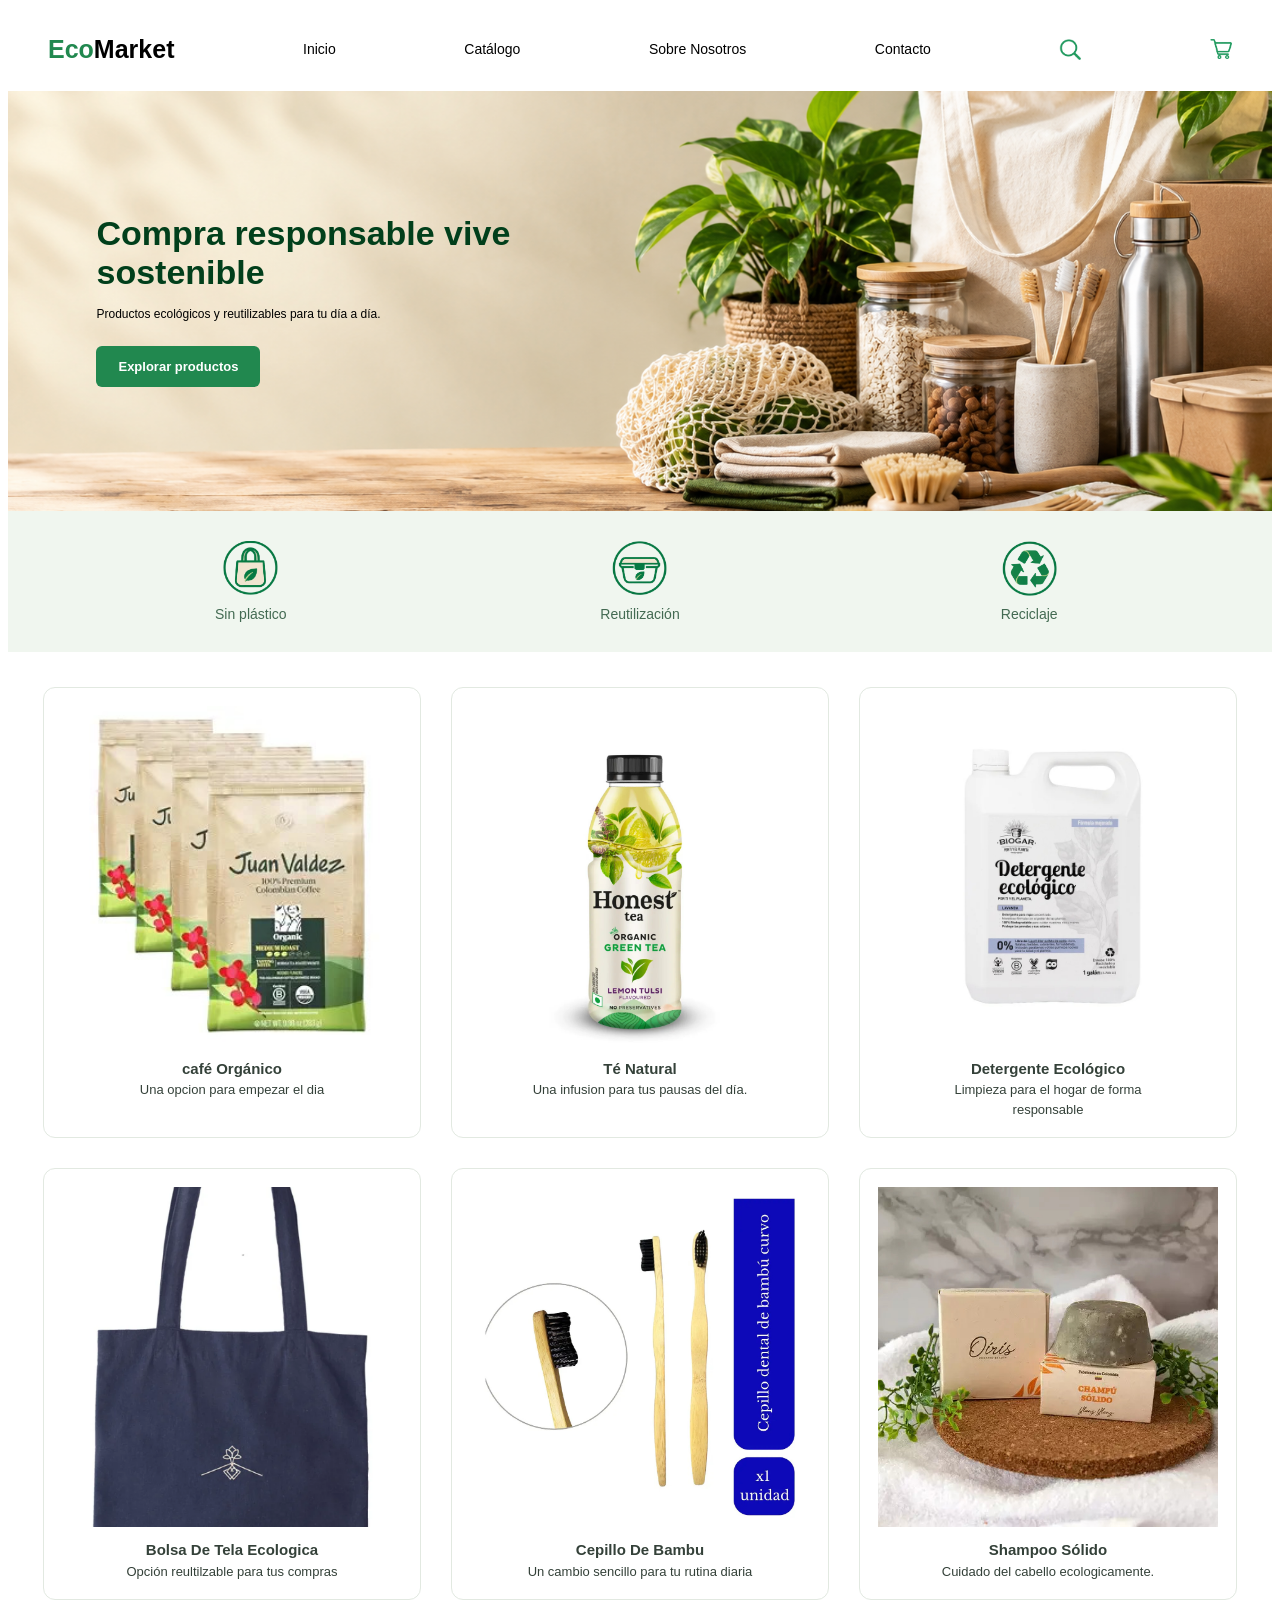
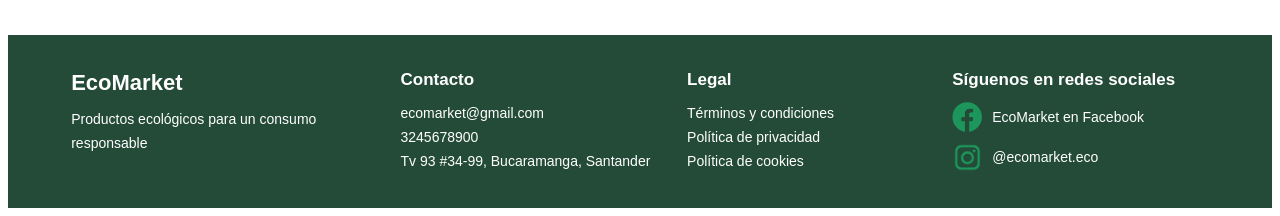
<file: index.html>
<!DOCTYPE html>
<html lang="en">
<head>
    <meta charset="UTF-8">
    <meta name="viewport" content="width=device-width, initial-scale=1.0">
    <link rel="stylesheet" href="css/layout.css">
    <link rel="stylesheet" href="css/main.css">
    <link rel="stylesheet" href="css/animations.css">
    <link rel="stylesheet" href="css/componets.css">
    <title>Inicio</title>
</head>
<body>

    <!--barra de encabezado-->
<header>
 <li class="barra_encabezado"> 
    <h1 class="titulo"><span>Eco</span>Market</h1>

    <a href="index.html" class="e_inicio">
        Inicio
    </a>
    
    <a href="view/productos.html" class="e_catalogo">
        Catálogo
    </a>

    <a href="view/sobre-nosotros.html" class="e_nosotros">
        Sobre Nosotros
    </a>

    <a href="view/contacto.html" class="e_contacto">
        Contacto
    </a>

    <img src="img/icons/lupa.png" class="barra_lupa">
    <img src="img/icons/carrito.png" class="barra_carro"> 
 </li>
</header>


    <!--banner principal-->
 <li class="banner_principal">
    <img src="img/hero/banner principal.png" class="banner_principal">
    <h3 class="titulo_banner">Compra responsable vive sostenible</h3>
    <p class="texto_banner">Productos ecológicos y reutilizables para tu día a día.</p>
    <a href="/view/productos.html" target="_blank" class="boton_productos">
        Explorar productos
    </a>
</li> 


    <!--banner secundario-->
<li class="banner_secundario">

    <div class="item_banner">
        <img src="img/icons/Sin-plástico.png" class="secundario_1" alt="Sin plástico">
        <h3 class="1_banner">Sin plástico</h3>
    </div>

    <div class="item_banner">
        <img src="img/icons/Reutilización.png" class="secundario_2" alt="Reutilización">
        <h3 class="2_banner">Reutilización</h3>
    </div>

    <div class="item_banner">
        <img src="img/icons/Reciclaje.png" class="secundario_3" alt="Reciclaje">
        <h3 class="3_banner">Reciclaje</h3>
    </div>

</li>


    <!--productos destacados-->
<li class="productos_destacados">

    <div class="destacados_objetos">
        <img src="img/products/alimentos-cafe.jpg">
        <p><span>café Orgánico</span><br>Una opcion para empezar el dia</p>
    </div>

    <div class="destacados_objetos">
        <img src="img/products/alimentos-tea.jpg">
        <p><span>Té Natural</span><br>Una infusion para tus pausas del día.</p>
    </div>

    <div class="destacados_objetos">
        <img src="img/products/hogar-detergente.jpg">
        <p><span>Detergente Ecológico</span><br>Limpieza para el hogar de forma responsable</p>
    </div>
    
    <div class="destacados_objetos">
        <img src="img/products/moda-bolsa.png">
        <p><span>Bolsa De Tela Ecologica</span><br>Opción reultilzable para tus compras</p>
    </div>

    <div class="destacados_objetos">
        <img src="img/products/personal-cepillo.jpg">
        <p><span>Cepillo De Bambu</span><br>Un cambio sencillo para tu rutina diaria</p>
    </div>

    <div class="destacados_objetos">
        <img src="img/products/personal-shampoo.jpg">
        <p><span>Shampoo Sólido</span><br>Cuidado del cabello ecologicamente.</p>
    </div>
</li>


    <!--pie de pagina-->
    <li class="pie_de_pagina">
    <footer>

        <!-- Columna 1: Marca -->
        <div class="columna_pie">
            <h3 class="titulo_pie">EcoMarket</h3>
            <p>Productos ecológicos para un consumo responsable</p>
        </div>

        <!-- Columna 2: Contacto -->
        <div class="columna_pie">
            <h4>Contacto</h4>
            <ol>
                <li>ecomarket@gmail.com</li>
                <li>3245678900</li>
                <li>Tv 93 #34-99, Bucaramanga, Santander</li>
            </ol>
        </div>

        <!-- Columna 3: Legal -->
        <div class="columna_pie">
            <h4>Legal</h4>
            <ol>
                <li><a href="sobre-nosotros.html">Términos y condiciones</a></li>
                <li><a href="sobre-nosotros.html">Política de privacidad</a></li>
                <li><a href="sobre-nosotros.html">Política de cookies</a></li>
            </ol>
        </div>

        <!-- Columna 4: Redes sociales -->
        <div class="columna_pie">
            <h4>Síguenos en redes sociales</h4>

            <div class="logos_redes">
                <div>
                    <img src="img/icons/fb.png" alt="Facebook">
                    <span>EcoMarket en Facebook</span>
                </div>

                <div>
                    <img src="img/icons/ig.png" alt="Instagram">
                    <span>@ecomarket.eco</span>
                </div>
            </div>
        </div>

    </footer>
</li>
    </footer>
</li>
</body>
</html>
</file>
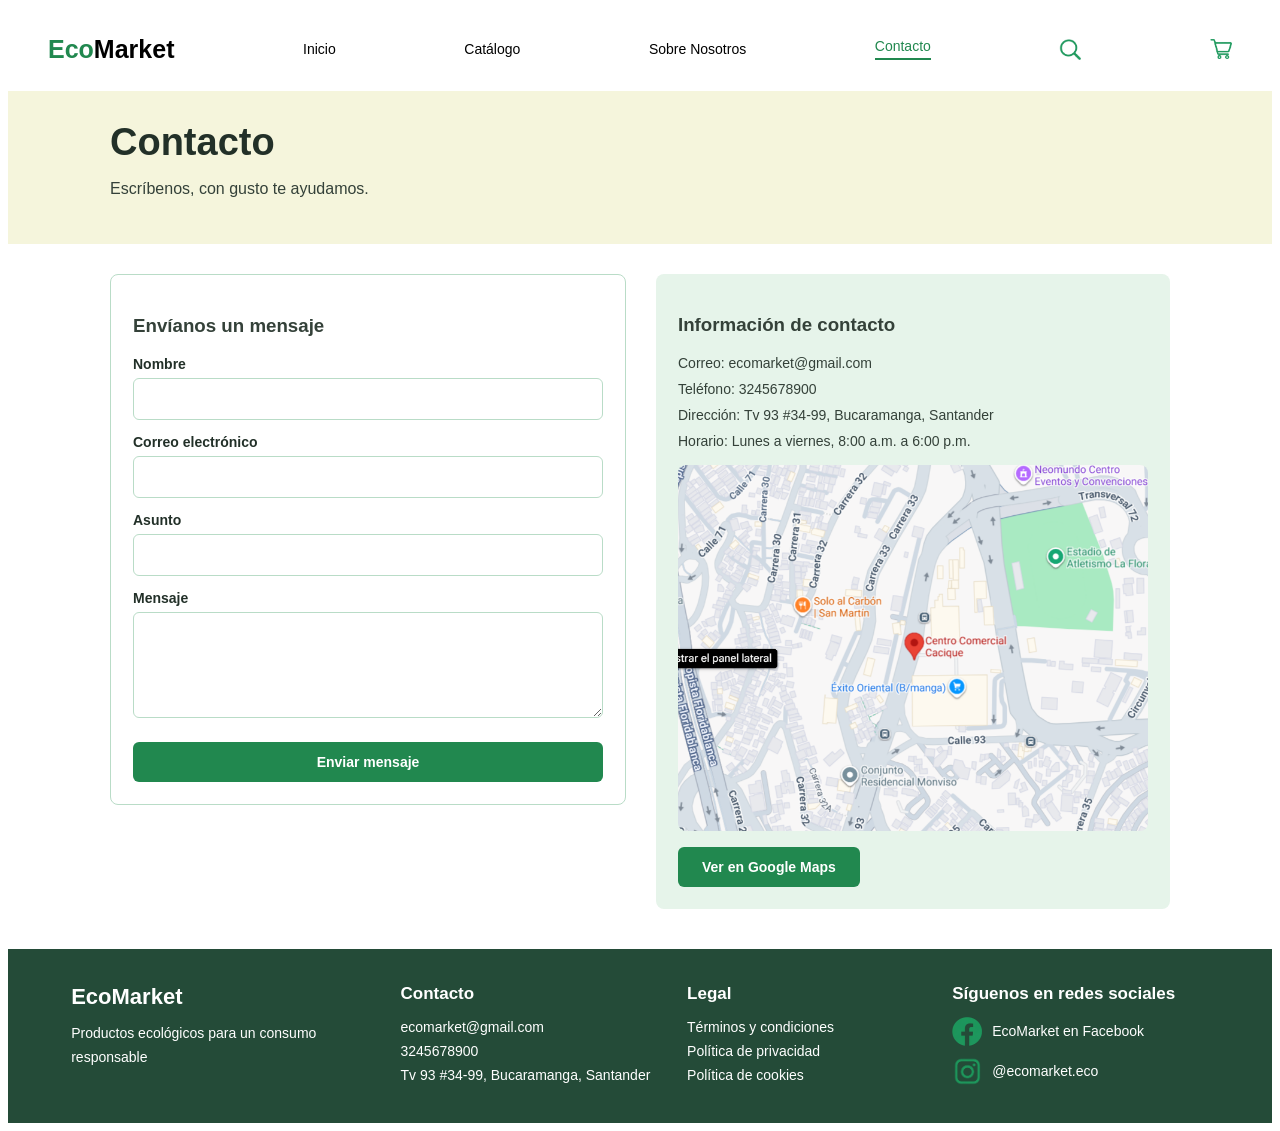
<file: view/contacto.html>
<!DOCTYPE html>
<html lang="es">
<head>
    <meta charset="UTF-8">
    <meta name="viewport" content="width=device-width, initial-scale=1.0">
    <link rel="stylesheet" href="../css/layout.css">
    <link rel="stylesheet" href="../css/main.css">
    <link rel="stylesheet" href="../css/animations.css">
    <link rel="stylesheet" href="../css/componets.css">
    <title>Contacto</title>
</head>
<body>

    <!--barra de encabezado-->
<header>
 <li class="barra_encabezado"> 
    <h1 class="titulo"><span>Eco</span>Market</h1>

    <a href="../index.html" class="e_inicio">
        Inicio
    </a>
    
    <a href="productos.html" class="e_catalogo">
        Catálogo
    </a>

    <a href="sobre-nosotros.html" class="e_nosotros">
        Sobre Nosotros
    </a>

    <a href="contacto.html" class="e_contacto activo">
        Contacto
    </a>

    <img src="../img/icons/lupa.png" class="barra_lupa" alt="Buscar">
    <img src="../img/icons/carrito.png" class="barra_carro" alt="Carrito"> 
 </li>
</header>

<main>

    <!--titulo de la pagina-->
    <section class="franja_titulo">
        <div class="contenedor_pagina">
            <h2 class="titulo_pagina">Contacto</h2>
            <p>Escríbenos, con gusto te ayudamos.</p>
        </div>
    </section>

    <section class="contacto_contenido contenedor_pagina">

        <!--formulario-->
        <form class="formulario_contacto">
            <h3>Envíanos un mensaje</h3>

            <label for="nombre">Nombre</label>
            <input type="text" id="nombre" name="nombre" required>

            <label for="correo">Correo electrónico</label>
            <input type="email" id="correo" name="correo" required>

            <label for="asunto">Asunto</label>
            <input type="text" id="asunto" name="asunto" required>

            <label for="mensaje">Mensaje</label>
            <textarea id="mensaje" name="mensaje" rows="5" required></textarea>

            <button type="submit" class="boton_verde">Enviar mensaje</button>
        </form>

        <!--informacion y ubicacion-->
        <aside class="tarjeta_info">
            <h3>Información de contacto</h3>
            <ul>
                <li>Correo: ecomarket@gmail.com</li>
                <li>Teléfono: 3245678900</li>
                <li>Dirección: Tv 93 #34-99, Bucaramanga, Santander</li>
                <li>Horario: Lunes a viernes, 8:00 a.m. a 6:00 p.m.</li>
            </ul>

            <img src="../img/hero/mapa.png" class="imagen_ubicacion" alt="Mapa de ubicación de EcoMarket">

            <a href="https://www.google.com/maps/search/?api=1&query=Tv+93+%2334-99+Bucaramanga+Santander" target="_blank" rel="noopener" class="boton_verde">
                Ver en Google Maps
            </a>
        </aside>

    </section>

</main>

    <!--pie de pagina-->
    <li class="pie_de_pagina">
    <footer>

        <!-- Columna 1: Marca -->
        <div class="columna_pie">
            <h3 class="titulo_pie">EcoMarket</h3>
            <p>Productos ecológicos para un consumo responsable</p>
        </div>

        <!-- Columna 2: Contacto -->
        <div class="columna_pie">
            <h4>Contacto</h4>
            <ol>
                <li>ecomarket@gmail.com</li>
                <li>3245678900</li>
                <li>Tv 93 #34-99, Bucaramanga, Santander</li>
            </ol>
        </div>

        <!-- Columna 3: Legal -->
        <div class="columna_pie">
            <h4>Legal</h4>
            <ol>
                <li><a href="sobre-nosotros.html">Términos y condiciones</a></li>
                <li><a href="sobre-nosotros.html">Política de privacidad</a></li>
                <li><a href="sobre-nosotros.html">Política de cookies</a></li>
            </ol>
        </div>

        <!-- Columna 4: Redes sociales -->
        <div class="columna_pie">
            <h4>Síguenos en redes sociales</h4>

            <div class="logos_redes">
                <div>
                    <img src="../img/icons/fb.png" alt="Facebook">
                    <span>EcoMarket en Facebook</span>
                </div>

                <div>
                    <img src="../img/icons/ig.png" alt="Instagram">
                    <span>@ecomarket.eco</span>
                </div>
            </div>
        </div>

    </footer>
</li>

</body>
</html>
</file>
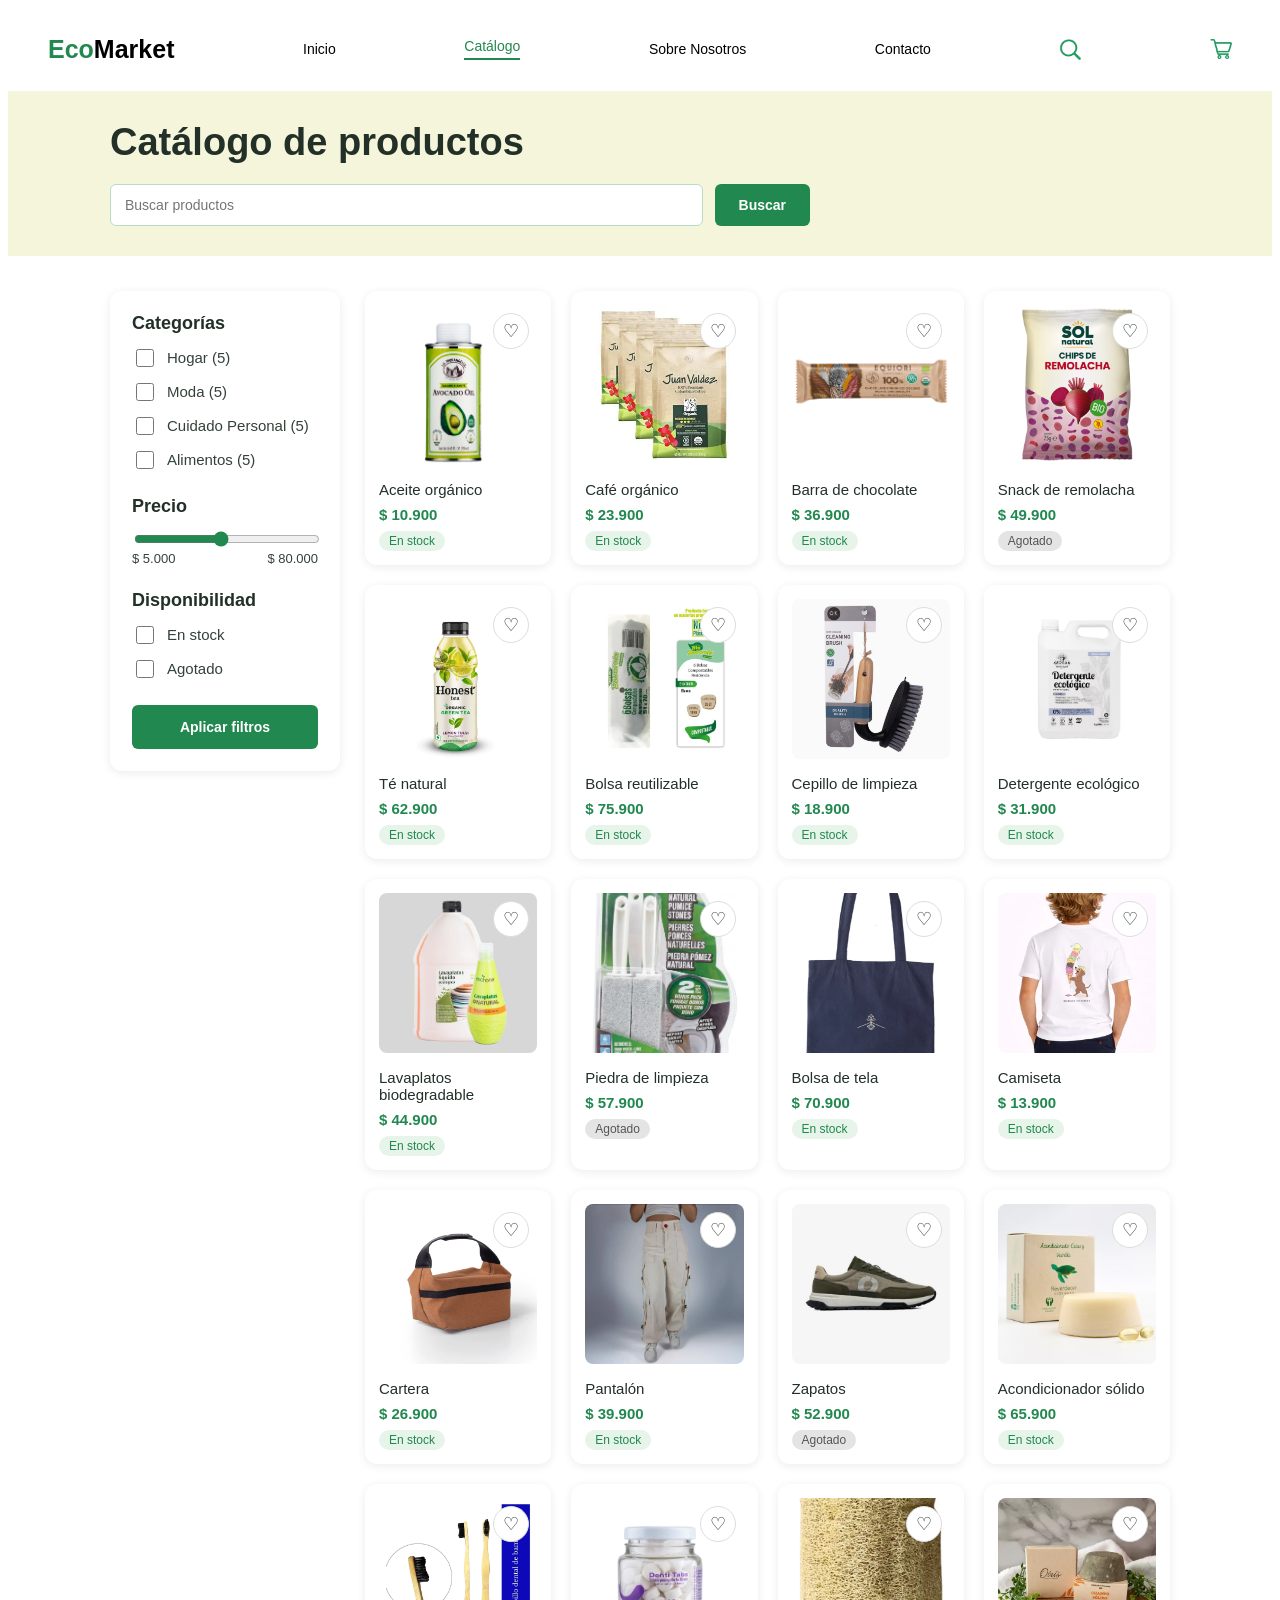
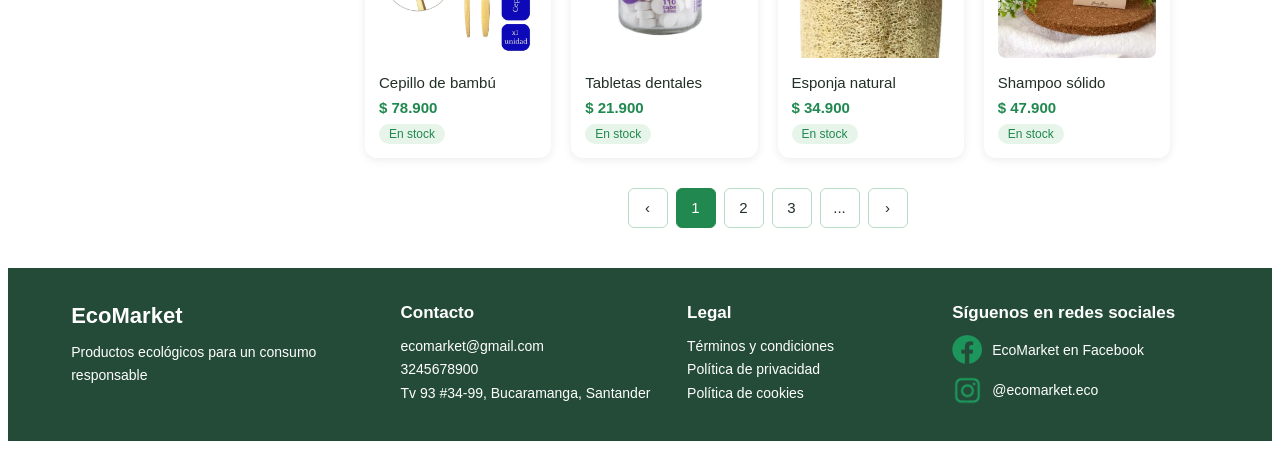
<file: view/productos.html>
<!DOCTYPE html>
<html lang="es">
<head>
    <meta charset="UTF-8">
    <meta name="viewport" content="width=device-width, initial-scale=1.0">
    <link rel="stylesheet" href="../css/layout.css">
    <link rel="stylesheet" href="../css/main.css">
    <link rel="stylesheet" href="../css/animations.css">
    <link rel="stylesheet" href="../css/componets.css">
    <title>Catálogo</title>
</head>
<body>

    <!--barra de encabezado-->
<header>
 <li class="barra_encabezado"> 
    <h1 class="titulo"><span>Eco</span>Market</h1>

    <a href="../index.html" class="e_inicio">
        Inicio
    </a>
    
    <a href="productos.html" class="e_catalogo activo">
        Catálogo
    </a>

    <a href="sobre-nosotros.html" class="e_nosotros">
        Sobre Nosotros
    </a>

    <a href="contacto.html" class="e_contacto">
        Contacto
    </a>

    <img src="../img/icons/lupa.png" class="barra_lupa" alt="Buscar">
    <img src="../img/icons/carrito.png" class="barra_carro" alt="Carrito"> 
 </li>
</header>

<main>

    <!--titulo y buscador-->
    <section class="franja_titulo">
        <div class="contenedor_pagina">
            <h2 class="titulo_pagina">Catálogo de productos</h2>

            <div class="buscador" role="search">
                <label for="buscar_producto" class="texto_oculto">Buscar productos</label>
                <input type="search" id="buscar_producto" placeholder="Buscar productos">
                <button type="button" class="boton_verde">Buscar</button>
            </div>
        </div>
    </section>

    <section class="catalogo_contenido contenedor_pagina">

        <!--filtros-->
        <aside class="filtros">

            <div class="grupo_filtro">
                <h3>Categorías</h3>
                <label><input type="checkbox"> Hogar (5)</label>
                <label><input type="checkbox"> Moda (5)</label>
                <label><input type="checkbox"> Cuidado Personal (5)</label>
                <label><input type="checkbox"> Alimentos (5)</label>
            </div>

            <div class="grupo_filtro">
                <h3>Precio</h3>
                <input type="range" min="5000" max="80000" value="40000" aria-label="Precio máximo">
                <div class="rango_precios">
                    <span>$ 5.000</span>
                    <span>$ 80.000</span>
                </div>
            </div>

            <div class="grupo_filtro">
                <h3>Disponibilidad</h3>
                <label><input type="checkbox"> En stock</label>
                <label><input type="checkbox"> Agotado</label>
            </div>

            <button type="button" class="boton_verde">Aplicar filtros</button>
        </aside>

        <div class="catalogo_derecha">

            <!--productos-->
            <div class="catalogo_grid">

                <article class="tarjeta_producto">
                    <button type="button" class="boton_favorito" aria-label="Agregar Aceite orgánico a favoritos">♡</button>
                    <img src="../img/products/alimentos-aceite.png" alt="Aceite orgánico">
                    <h3 class="producto_nombre">Aceite orgánico</h3>
                    <p class="producto_precio">$ 10.900</p>
                    <span class="estado en_stock">En stock</span>
                </article>

                <article class="tarjeta_producto">
                    <button type="button" class="boton_favorito" aria-label="Agregar Café orgánico a favoritos">♡</button>
                    <img src="../img/products/alimentos-cafe.jpg" alt="Café orgánico">
                    <h3 class="producto_nombre">Café orgánico</h3>
                    <p class="producto_precio">$ 23.900</p>
                    <span class="estado en_stock">En stock</span>
                </article>

                <article class="tarjeta_producto">
                    <button type="button" class="boton_favorito" aria-label="Agregar Barra de chocolate a favoritos">♡</button>
                    <img src="../img/products/alimentos-chocolate.png" alt="Barra de chocolate">
                    <h3 class="producto_nombre">Barra de chocolate</h3>
                    <p class="producto_precio">$ 36.900</p>
                    <span class="estado en_stock">En stock</span>
                </article>

                <article class="tarjeta_producto">
                    <button type="button" class="boton_favorito" aria-label="Agregar Snack de remolacha a favoritos">♡</button>
                    <img src="../img/products/alimentos-remolacha.png" alt="Snack de remolacha">
                    <h3 class="producto_nombre">Snack de remolacha</h3>
                    <p class="producto_precio">$ 49.900</p>
                    <span class="estado agotado">Agotado</span>
                </article>

                <article class="tarjeta_producto">
                    <button type="button" class="boton_favorito" aria-label="Agregar Té natural a favoritos">♡</button>
                    <img src="../img/products/alimentos-tea.jpg" alt="Té natural">
                    <h3 class="producto_nombre">Té natural</h3>
                    <p class="producto_precio">$ 62.900</p>
                    <span class="estado en_stock">En stock</span>
                </article>

                <article class="tarjeta_producto">
                    <button type="button" class="boton_favorito" aria-label="Agregar Bolsa reutilizable a favoritos">♡</button>
                    <img src="../img/products/hogar-bolsa.jpg" alt="Bolsa reutilizable">
                    <h3 class="producto_nombre">Bolsa reutilizable</h3>
                    <p class="producto_precio">$ 75.900</p>
                    <span class="estado en_stock">En stock</span>
                </article>

                <article class="tarjeta_producto">
                    <button type="button" class="boton_favorito" aria-label="Agregar Cepillo de limpieza a favoritos">♡</button>
                    <img src="../img/products/hogar-cepillo.png" alt="Cepillo de limpieza">
                    <h3 class="producto_nombre">Cepillo de limpieza</h3>
                    <p class="producto_precio">$ 18.900</p>
                    <span class="estado en_stock">En stock</span>
                </article>

                <article class="tarjeta_producto">
                    <button type="button" class="boton_favorito" aria-label="Agregar Detergente ecológico a favoritos">♡</button>
                    <img src="../img/products/hogar-detergente.jpg" alt="Detergente ecológico">
                    <h3 class="producto_nombre">Detergente ecológico</h3>
                    <p class="producto_precio">$ 31.900</p>
                    <span class="estado en_stock">En stock</span>
                </article>

                <article class="tarjeta_producto">
                    <button type="button" class="boton_favorito" aria-label="Agregar Lavaplatos biodegradable a favoritos">♡</button>
                    <img src="../img/products/hogar-lavaplatos.jpg" alt="Lavaplatos biodegradable">
                    <h3 class="producto_nombre">Lavaplatos biodegradable</h3>
                    <p class="producto_precio">$ 44.900</p>
                    <span class="estado en_stock">En stock</span>
                </article>

                <article class="tarjeta_producto">
                    <button type="button" class="boton_favorito" aria-label="Agregar Piedra de limpieza a favoritos">♡</button>
                    <img src="../img/products/hogar-piedra.jpg" alt="Piedra de limpieza">
                    <h3 class="producto_nombre">Piedra de limpieza</h3>
                    <p class="producto_precio">$ 57.900</p>
                    <span class="estado agotado">Agotado</span>
                </article>

                <article class="tarjeta_producto">
                    <button type="button" class="boton_favorito" aria-label="Agregar Bolsa de tela a favoritos">♡</button>
                    <img src="../img/products/moda-bolsa.png" alt="Bolsa de tela">
                    <h3 class="producto_nombre">Bolsa de tela</h3>
                    <p class="producto_precio">$ 70.900</p>
                    <span class="estado en_stock">En stock</span>
                </article>

                <article class="tarjeta_producto">
                    <button type="button" class="boton_favorito" aria-label="Agregar Camiseta a favoritos">♡</button>
                    <img src="../img/products/moda-camiseta.jpg" alt="Camiseta">
                    <h3 class="producto_nombre">Camiseta</h3>
                    <p class="producto_precio">$ 13.900</p>
                    <span class="estado en_stock">En stock</span>
                </article>

                <article class="tarjeta_producto">
                    <button type="button" class="boton_favorito" aria-label="Agregar Cartera a favoritos">♡</button>
                    <img src="../img/products/moda-cartera.png" alt="Cartera">
                    <h3 class="producto_nombre">Cartera</h3>
                    <p class="producto_precio">$ 26.900</p>
                    <span class="estado en_stock">En stock</span>
                </article>

                <article class="tarjeta_producto">
                    <button type="button" class="boton_favorito" aria-label="Agregar Pantalón a favoritos">♡</button>
                    <img src="../img/products/moda-pantalon.png" alt="Pantalón">
                    <h3 class="producto_nombre">Pantalón</h3>
                    <p class="producto_precio">$ 39.900</p>
                    <span class="estado en_stock">En stock</span>
                </article>

                <article class="tarjeta_producto">
                    <button type="button" class="boton_favorito" aria-label="Agregar Zapatos a favoritos">♡</button>
                    <img src="../img/products/moda-zapato.jpg" alt="Zapatos">
                    <h3 class="producto_nombre">Zapatos</h3>
                    <p class="producto_precio">$ 52.900</p>
                    <span class="estado agotado">Agotado</span>
                </article>

                <article class="tarjeta_producto">
                    <button type="button" class="boton_favorito" aria-label="Agregar Acondicionador sólido a favoritos">♡</button>
                    <img src="../img/products/personal-acondicionador.jpg" alt="Acondicionador sólido">
                    <h3 class="producto_nombre">Acondicionador sólido</h3>
                    <p class="producto_precio">$ 65.900</p>
                    <span class="estado en_stock">En stock</span>
                </article>

                <article class="tarjeta_producto">
                    <button type="button" class="boton_favorito" aria-label="Agregar Cepillo de bambú a favoritos">♡</button>
                    <img src="../img/products/personal-cepillo.jpg" alt="Cepillo de bambú">
                    <h3 class="producto_nombre">Cepillo de bambú</h3>
                    <p class="producto_precio">$ 78.900</p>
                    <span class="estado en_stock">En stock</span>
                </article>

                <article class="tarjeta_producto">
                    <button type="button" class="boton_favorito" aria-label="Agregar Tabletas dentales a favoritos">♡</button>
                    <img src="../img/products/personal-dentales.jpg" alt="Tabletas dentales">
                    <h3 class="producto_nombre">Tabletas dentales</h3>
                    <p class="producto_precio">$ 21.900</p>
                    <span class="estado en_stock">En stock</span>
                </article>

                <article class="tarjeta_producto">
                    <button type="button" class="boton_favorito" aria-label="Agregar Esponja natural a favoritos">♡</button>
                    <img src="../img/products/personal-esponja.jpg" alt="Esponja natural">
                    <h3 class="producto_nombre">Esponja natural</h3>
                    <p class="producto_precio">$ 34.900</p>
                    <span class="estado en_stock">En stock</span>
                </article>

                <article class="tarjeta_producto">
                    <button type="button" class="boton_favorito" aria-label="Agregar Shampoo sólido a favoritos">♡</button>
                    <img src="../img/products/personal-shampoo.jpg" alt="Shampoo sólido">
                    <h3 class="producto_nombre">Shampoo sólido</h3>
                    <p class="producto_precio">$ 47.900</p>
                    <span class="estado en_stock">En stock</span>
                </article>

            </div>

            <!--paginacion-->
            <nav class="paginacion" aria-label="Paginación del catálogo">
                <button type="button" aria-label="Página anterior">‹</button>
                <button type="button" class="pagina_actual" aria-current="page">1</button>
                <button type="button">2</button>
                <button type="button">3</button>
                <button type="button">...</button>
                <button type="button" aria-label="Página siguiente">›</button>
            </nav>

        </div>
    </section>

</main>

    <!--pie de pagina-->
<li class="pie_de_pagina">
    <footer>

        <!-- Columna 1: Marca -->
        <div class="columna_pie">
            <h3 class="titulo_pie">EcoMarket</h3>
            <p>Productos ecológicos para un consumo responsable</p>
        </div>

        <!-- Columna 2: Contacto -->
        <div class="columna_pie">
            <h4>Contacto</h4>
            <ol>
                <li>ecomarket@gmail.com</li>
                <li>3245678900</li>
                <li>Tv 93 #34-99, Bucaramanga, Santander</li>
            </ol>
        </div>

        <!-- Columna 3: Legal -->
        <div class="columna_pie">
            <h4>Legal</h4>
            <ol>
                <li><a href="sobre-nosotros.html">Términos y condiciones</a></li>
                <li><a href="sobre-nosotros.html">Política de privacidad</a></li>
                <li><a href="sobre-nosotros.html">Política de cookies</a></li>
            </ol>
        </div>

        <!-- Columna 4: Redes sociales -->
        <div class="columna_pie">
            <h4>Síguenos en redes sociales</h4>

            <div class="logos_redes">
                <div>
                    <img src="../img/icons/fb.png" alt="Facebook">
                    <span>EcoMarket en Facebook</span>
                </div>

                <div>
                    <img src="../img/icons/ig.png" alt="Instagram">
                    <span>@ecomarket.eco</span>
                </div>
            </div>
        </div>

    </footer>
</li>

</body>
</html>
</file>
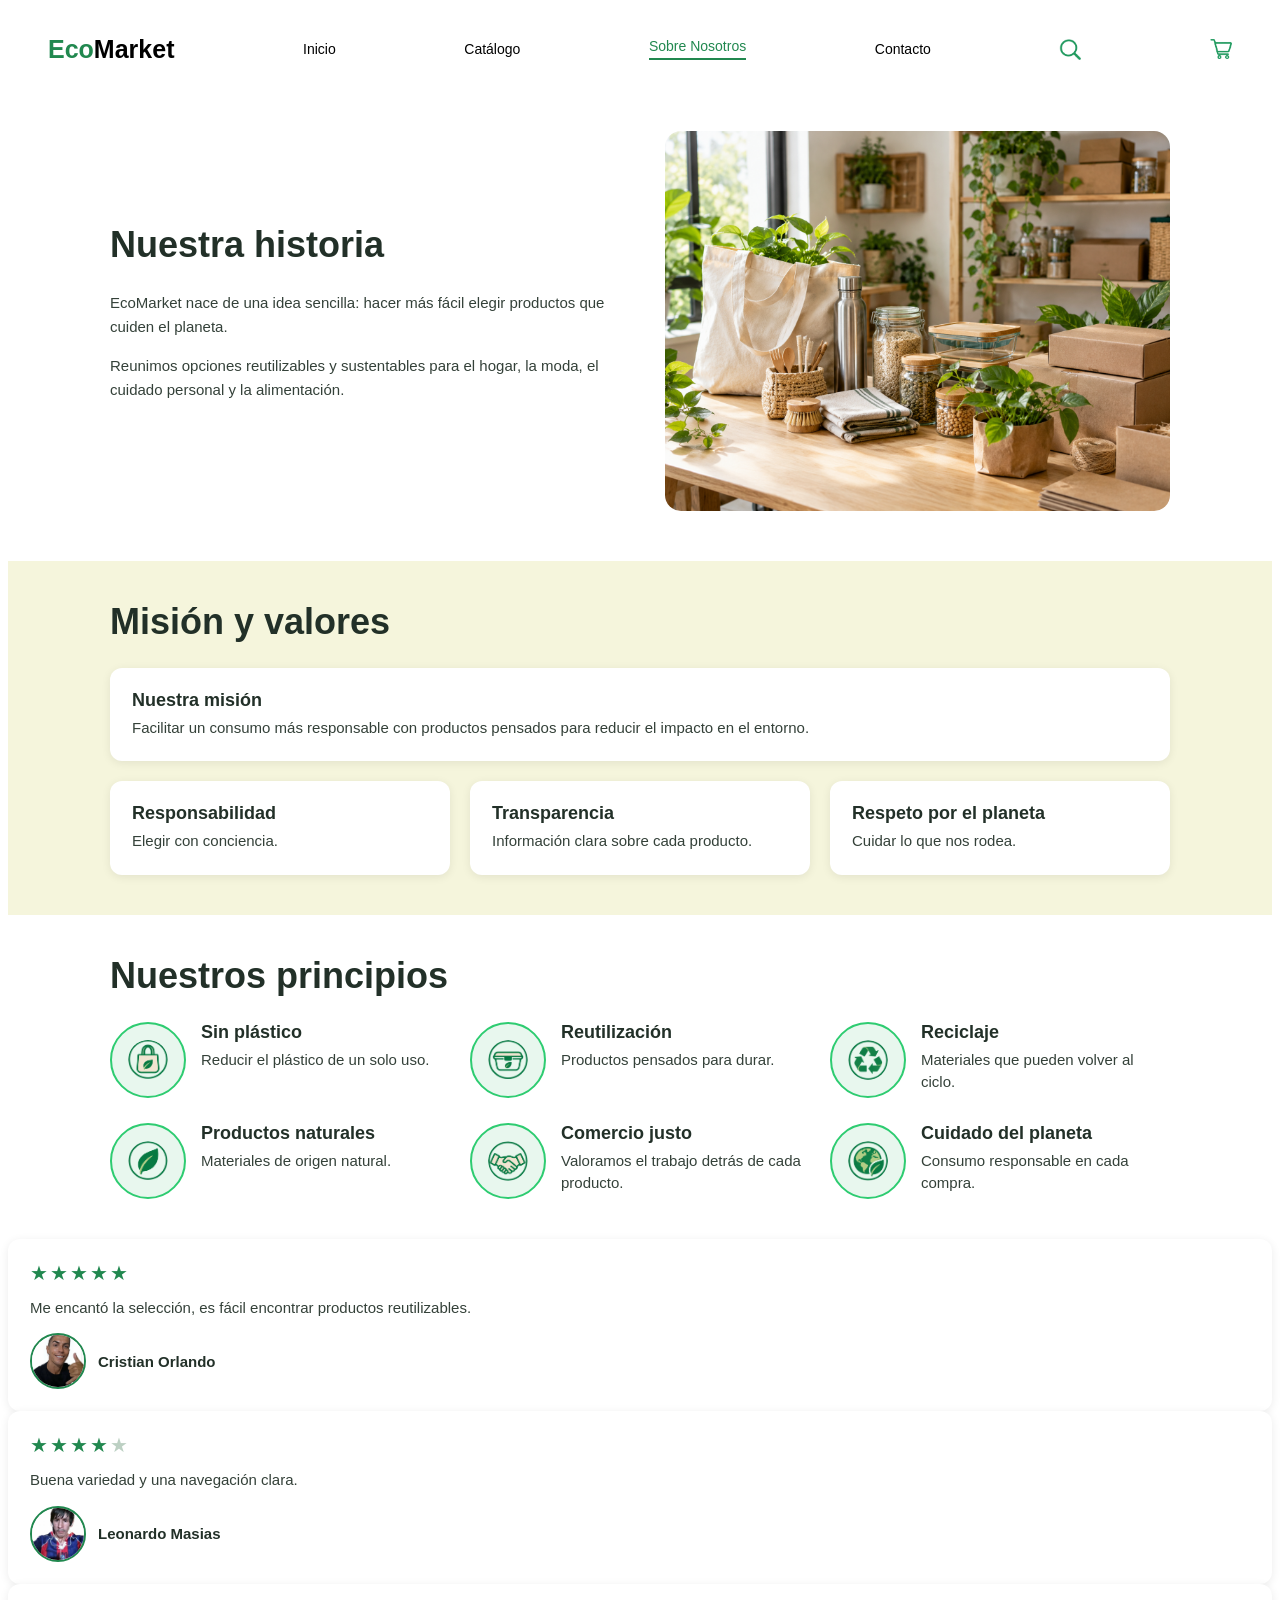
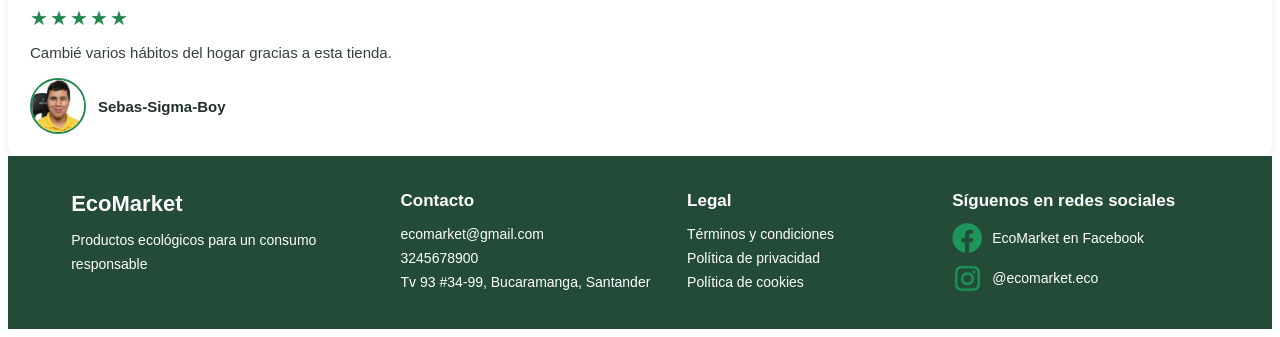
<file: view/sobre-nosotros.html>
<!DOCTYPE html>
<html lang="es">
<head>
    <meta charset="UTF-8">
    <meta name="viewport" content="width=device-width, initial-scale=1.0">
    <link rel="stylesheet" href="../css/layout.css">
    <link rel="stylesheet" href="../css/main.css">
    <link rel="stylesheet" href="../css/animations.css">
    <link rel="stylesheet" href="../css/componets.css">
    <title>Sobre nosotros</title>
</head>
<body>

    <!--barra de encabezado-->
<header>
 <li class="barra_encabezado"> 
    <h1 class="titulo"><span>Eco</span>Market</h1>

    <a href="../index.html" class="e_inicio">
        Inicio
    </a>
    
    <a href="productos.html" class="e_catalogo">
        Catálogo
    </a>

    <a href="sobre-nosotros.html" class="e_nosotros activo">
        Sobre Nosotros
    </a>

    <a href="contacto.html" class="e_contacto">
        Contacto
    </a>

    <img src="../img/icons/lupa.png" class="barra_lupa" alt="Buscar">
    <img src="../img/icons/carrito.png" class="barra_carro" alt="Carrito"> 
 </li>
</header>

<main>

    <!--nuestra historia-->
    <section class="historia contenedor_pagina">
        <div class="historia_texto">
            <h2 class="titulo_seccion">Nuestra historia</h2>
            <p>EcoMarket nace de una idea sencilla: hacer más fácil elegir productos que cuiden el planeta.</p>
            <p>Reunimos opciones reutilizables y sustentables para el hogar, la moda, el cuidado personal y la alimentación.</p>
        </div>
        <img src="../img/hero/nosotros.png" class="historia_imagen" alt="Equipo y productos de EcoMarket">
    </section>

    <!--mision y valores-->
    <section class="seccion_beige">
        <div class="contenedor_pagina">
            <h2 class="titulo_seccion">Misión y valores</h2>

            <div class="tarjeta_mision">
                <h3>Nuestra misión</h3>
                <p>Facilitar un consumo más responsable con productos pensados para reducir el impacto en el entorno.</p>
            </div>

            <div class="valores">
                <div class="tarjeta_valor">
                    <h3>Responsabilidad</h3>
                    <p>Elegir con conciencia.</p>
                </div>

                <div class="tarjeta_valor">
                    <h3>Transparencia</h3>
                    <p>Información clara sobre cada producto.</p>
                </div>

                <div class="tarjeta_valor">
                    <h3>Respeto por el planeta</h3>
                    <p>Cuidar lo que nos rodea.</p>
                </div>
            </div>
        </div>
    </section>

    <!--nuestros principios-->
    <section class="principios contenedor_pagina">
        <h2 class="titulo_seccion">Nuestros principios</h2>

        <div class="lista_principios">
            <div class="principio">
                <img src="../img/icons/Sin-plástico.png" alt="Sin plástico">
                <div>
                    <h3>Sin plástico</h3>
                    <p>Reducir el plástico de un solo uso.</p>
                </div>
            </div>

            <div class="principio">
                <img src="../img/icons/Reutilización.png" alt="Reutilización">
                <div>
                    <h3>Reutilización</h3>
                    <p>Productos pensados para durar.</p>
                </div>
            </div>

            <div class="principio">
                <img src="../img/icons/Reciclaje.png" alt="Reciclaje">
                <div>
                    <h3>Reciclaje</h3>
                    <p>Materiales que pueden volver al ciclo.</p>
                </div>
            </div>

            <div class="principio">
                <img src="../img/icons/Productos-naturales.png" alt="Productos naturales">
                <div>
                    <h3>Productos naturales</h3>
                    <p>Materiales de origen natural.</p>
                </div>
            </div>

            <div class="principio">
                <img src="../img/icons/Comercio-justo.png" alt="Comercio justo">
                <div>
                    <h3>Comercio justo</h3>
                    <p>Valoramos el trabajo detrás de cada producto.</p>
                </div>
            </div>

            <div class="principio">
                <img src="../img/icons/Cuidado-Planeta.png" alt="Cuidado del planeta">
                <div>
                    <h3>Cuidado del planeta</h3>
                    <p>Consumo responsable en cada compra.</p>
                </div>
            </div>
        </div>
    </section>

    <!--testimonios-->
    <article class="tarjeta_testimonio">
                    <p class="estrellas" aria-label="5 de 5 estrellas">★★★★★</p>
                    <p class="comentario">Me encantó la selección, es fácil encontrar productos reutilizables.</p>
                    <div class="datos_cliente">
                        <img src="../img/clientes/Cristian.jpg" alt="Foto de Cristian Orlando">
                        <p class="cliente">Cristian Orlando</p>
                    </div>
                </article>

                <article class="tarjeta_testimonio">
                    <p class="estrellas" aria-label="4 de 5 estrellas">★★★★<span class="estrella_vacia">★</span></p>
                    <p class="comentario">Buena variedad y una navegación clara.</p>
                    <div class="datos_cliente">
                        <img src="../img/clientes/Leonardo.jpg" alt="Foto de Leonardo Masias">
                        <p class="cliente">Leonardo Masias</p>
                    </div>
                </article>

                <article class="tarjeta_testimonio">
                    <p class="estrellas" aria-label="5 de 5 estrellas">★★★★★</p>
                    <p class="comentario">Cambié varios hábitos del hogar gracias a esta tienda.</p>
                    <div class="datos_cliente">
                        <img src="../img/clientes/Sebastian.jpg" alt="Foto de Sebas-Sigma-Boy">
                        <p class="cliente">Sebas-Sigma-Boy</p>
                    </div>
                </article>

</main>

    <!--pie de pagina-->
<li class="pie_de_pagina">
    <footer>

        <!-- Columna 1: Marca -->
        <div class="columna_pie">
            <h3 class="titulo_pie">EcoMarket</h3>
            <p>Productos ecológicos para un consumo responsable</p>
        </div>

        <!-- Columna 2: Contacto -->
        <div class="columna_pie">
            <h4>Contacto</h4>
            <ol>
                <li>ecomarket@gmail.com</li>
                <li>3245678900</li>
                <li>Tv 93 #34-99, Bucaramanga, Santander</li>
            </ol>
        </div>

        <!-- Columna 3: Legal -->
        <div class="columna_pie">
            <h4>Legal</h4>
            <ol>
                <li><a href="sobre-nosotros.html">Términos y condiciones</a></li>
                <li><a href="sobre-nosotros.html">Política de privacidad</a></li>
                <li><a href="sobre-nosotros.html">Política de cookies</a></li>
            </ol>
        </div>

        <!-- Columna 4: Redes sociales -->
        <div class="columna_pie">
            <h4>Síguenos en redes sociales</h4>

            <div class="logos_redes">
                <div>
                    <img src="../img/icons/fb.png" alt="Facebook">
                    <span>EcoMarket en Facebook</span>
                </div>

                <div>
                    <img src="../img/icons/ig.png" alt="Instagram">
                    <span>@ecomarket.eco</span>
                </div>
            </div>
        </div>

    </footer>
</li>

</body>
</html>
</file>
<file: css/layout.css>
/* COMIENZO INDEX.HTML */

/* ENCABEZADO */
header {
    width: 100%;
}

.barra_encabezado {
    display: flex;
    justify-content: space-between;
    align-items: center;
    padding: 10px 40px;
    list-style: none;
    gap: 20px;
}

/* BANNER PRINCIPAL */
li.banner_principal {
    position: relative;
    display: flex;
    flex-direction: column;
    justify-content: center;
    align-items: flex-start;
    min-height: 420px;
    padding: 50px 7%;
    box-sizing: border-box;
    list-style: none;
    overflow: hidden;
}

/* Imagen de fondo */
li.banner_principal img.banner_principal {
    position: absolute;
    inset: 0;
    width: 100%;
    height: 100%;
    object-fit: cover;
    object-position: center;
    z-index: 0;
}

/* Texto y botón encima de la imagen */
li.banner_principal .titulo_banner,
li.banner_principal .texto_banner,
li.banner_principal .boton_productos {
    position: relative;
    z-index: 1;
}

li.banner_principal .titulo_banner {
    max-width: 550px;
    margin: 0 0 15px;
}

li.banner_principal .texto_banner {
    max-width: 450px;
    margin: 0 0 25px;
}

li.banner_principal .boton_productos {
    display: inline-block;
    padding: 13px 22px;
    border-radius: 6px;
    text-decoration: none;
}

/* BANNER SECUNDARIO */
li.banner_secundario {
    display: flex;
    flex-direction: row;
    justify-content: space-evenly;
    align-items: center;
    gap: 30px;
    width: 100%;
    padding: 30px 5%;
    margin: 0;
    box-sizing: border-box;
    background-color: #f0f6ef;
    list-style: none;
}

.banner_secundario .item_banner {
    display: flex;
    flex: 1;
    flex-direction: column;
    align-items: center;
    justify-content: center;
    gap: 10px;
    min-width: 0;
    text-align: center;
}

.banner_secundario .item_banner img {
    display: block;
    width: 55px;
    height: 55px;
    object-fit: contain;
    margin: 0 auto;
}

.banner_secundario .item_banner h3 {
    margin: 0;
    text-align: center;
}

/* Adaptación del banner secundario a móviles */
@media (max-width: 700px) {
    li.banner_secundario {
        flex-wrap: wrap;
        gap: 25px;
    }

    .banner_secundario .item_banner {
        flex: 1 1 120px;
    }
}

/* PRODUCTOS DESTACADOS */
.productos_destacados {
    display: grid;
    grid-template-columns: repeat(3, minmax(0, 1fr));
    gap: 30px;
    padding: 35px;
    margin: 0;
    list-style: none;
    box-sizing: border-box;
}

.destacados_objetos {
    display: flex;
    flex-direction: column;
    align-items: center;
    text-align: center;
    padding: 18px;
    gap: 12px;
    min-width: 0;
    border: 1px solid #e2e9e1;
    border-radius: 12px;
    background-color: #ffffff;
    box-sizing: border-box;
}

.destacados_objetos img {
    width: 100%;
    aspect-ratio: 1 / 1;
    height: auto;
    object-fit: cover;
}

.destacados_objetos p {
    margin: 0;
    line-height: 1.5;
    max-width: 250px;
}

@media (max-width: 700px) {
    .productos_destacados {
        grid-template-columns: repeat(2, minmax(0, 1fr));
        padding: 20px;
        gap: 15px;
    }
}

@media (max-width: 450px) {
    .productos_destacados {
        grid-template-columns: 1fr;
    }
}

/* PIE DE PÁGINA */
li.pie_de_pagina {
    display: block;
    width: 100%;
    padding: 0;
    margin: 0;
    list-style: none;
    box-sizing: border-box;
    background-color: #244b38;
}

.pie_de_pagina footer {
    display: grid;
    grid-template-columns: 1.4fr 1.2fr 1.1fr 1.2fr;
    align-items: start;
    gap: 30px;
    width: 100%;
    padding: 35px 5%;
    box-sizing: border-box;
    background-color: #244b38;
}

/* Evita que los elementos se distribuyan de forma irregular */
.pie_de_pagina footer h3,
.pie_de_pagina footer h4,
.pie_de_pagina footer p {
    margin: 0 0 12px;
}

.pie_de_pagina footer h3,
.pie_de_pagina footer h4,
.pie_de_pagina footer p {
    overflow-wrap: anywhere;
}

.pie_de_pagina footer ol {
    margin: 0;
    padding: 0;
    list-style: none;
}

.pie_de_pagina footer ol p {
    margin-bottom: 8px;
}

/* Logos de redes sociales */
.pie_de_pagina footer img {
    display: inline-block;
    width: 30px;
    height: 30px;
    object-fit: contain;
    vertical-align: middle;
    margin: 8px 10px 0 0;
}

/* Ambos logos con el mismo tamaño */
.pie_de_pagina .logos_redes img {
    width: 30px;
    height: 30px;
    object-fit: contain;
    transform: none;
}

/* Adaptación del pie de página a pantallas pequeñas */
@media (max-width: 700px) {
    .pie_de_pagina footer {
        grid-template-columns: repeat(2, minmax(0, 1fr));
        gap: 25px;
        padding: 25px;
    }

    li.banner_secundario {
        flex-wrap: wrap;
        gap: 25px;
    }

    .banner_secundario .item_banner {
        flex: 1 1 120px;
    }
}

@media (max-width: 450px) {
    .pie_de_pagina footer {
        grid-template-columns: 1fr;
    }
}

/* Adaptación general a móviles */
@media (max-width: 700px) {
    .barra_encabezado {
        flex-wrap: wrap;
        padding: 15px;
    }

    .banner_secundario {
        flex-wrap: wrap;
    }

    .productos_destacados {
        grid-template-columns: repeat(2, minmax(0, 1fr));
        padding: 15px;
    }

    footer {
        flex-wrap: wrap;
    }
}

/* FINAL INDEX.HTML */

/* COMIENZO CATALOGO */

/* CONTENEDOR CENTRADO PARA PAGINAS INTERNAS */
.contenedor_pagina {
    max-width: 1100px;
    margin: 0 auto;
    padding: 0 20px;
    box-sizing: border-box;
}

/* FRANJA BEIGE CON EL TITULO */
.franja_titulo {
    background-color: #f5f5dc;
    padding: 30px 0;
}

/* FILTROS Y PRODUCTOS (EN MOVIL, UNO DEBAJO DEL OTRO) */
.catalogo_contenido {
    display: flex;
    flex-direction: column;
    gap: 25px;
    padding-top: 35px;
    padding-bottom: 40px;
}

.catalogo_derecha {
    min-width: 0;
}

/* CUADRICULA: 1 COLUMNA EN MOVIL */
.catalogo_grid {
    display: grid;
    grid-template-columns: 1fr;
    gap: 20px;
}

/* PAGINACION */
.paginacion {
    display: flex;
    justify-content: center;
    gap: 8px;
    margin-top: 30px;
}

/* TABLET: 2 COLUMNAS */
@media (min-width: 600px) {
    .catalogo_grid {
        grid-template-columns: repeat(2, minmax(0, 1fr));
    }
}

/* ESCRITORIO: FILTROS A LA IZQUIERDA Y 4 COLUMNAS */
@media (min-width: 1000px) {
    .catalogo_contenido {
        flex-direction: row;
        align-items: flex-start;
    }

    .filtros {
        width: 230px;
        flex-shrink: 0;
    }

    .catalogo_derecha {
        flex: 1;
    }

    .catalogo_grid {
        grid-template-columns: repeat(4, minmax(0, 1fr));
    }
}

/* FINAL CATALOGO */


/* COMIENZO CONTACTO */

/* FORMULARIO Y TARJETA (EN MOVIL, UNO DEBAJO DEL OTRO) */
.contacto_contenido {
    display: flex;
    flex-direction: column;
    gap: 30px;
    margin-top: 30px;
    margin-bottom: 40px;
}

/* EN ESCRITORIO, UNO AL LADO DEL OTRO */
@media (min-width: 600px) {
    .contacto_contenido {
        flex-direction: row;
        align-items: flex-start;
    }

    .formulario_contacto,
    .tarjeta_info {
        flex: 1;
    }
}

/* FINAL CONTACTO */

/* COMIENZO SOBRE NOSOTROS */

/* NUESTRA HISTORIA (EN MOVIL, TEXTO Y LUEGO IMAGEN) */
.historia {
    display: flex;
    flex-direction: column;
    gap: 30px;
    padding-top: 40px;
    padding-bottom: 50px;
}

.historia_imagen {
    width: 100%;
    height: 260px;
    object-fit: cover;
}

/* FRANJAS BEIGE */
.seccion_beige {
    background-color: #f5f5dc;
    padding: 40px 0;
}

/* VALORES Y TESTIMONIOS */
.valores,
.lista_testimonios {
    display: grid;
    grid-template-columns: 1fr;
    gap: 20px;
}

/* PRINCIPIOS */
.principios {
    padding-top: 40px;
    padding-bottom: 40px;
}

.lista_principios {
    display: grid;
    grid-template-columns: 1fr;
    gap: 25px 20px;
}

.principio {
    display: flex;
    align-items: flex-start;
    gap: 15px;
}

/* TABLET: PRINCIPIOS EN 2 COLUMNAS */
@media (min-width: 600px) {
    .lista_principios {
        grid-template-columns: repeat(2, minmax(0, 1fr));
    }
}

/* ESCRITORIO */
@media (min-width: 800px) {
    .historia {
        flex-direction: row;
        align-items: center;
        gap: 50px;
    }

    .historia_texto {
        flex: 1;
        min-width: 0;
    }

    .historia_imagen {
        flex: 1;
        min-width: 0;
        height: 380px;
    }

    .valores,
    .lista_testimonios {
        grid-template-columns: repeat(3, minmax(0, 1fr));
    }
}

@media (min-width: 1000px) {
    .lista_principios {
        grid-template-columns: repeat(3, minmax(0, 1fr));
    }
}

/* FINAL SOBRE NOSOTROS */
</file>
<file: css/main.css>
/*COMIENZO INDEX.HTML*/

/*TODA LA PAGINA*/
body {
    font-family: 'Poppins', sans-serif;
    color: rgb(52, 65, 57);
}

/* Encabezado */
.titulo span{
    font-family: 'Montserrat', sans-serif;
    font-size: 25px;
    font-weight: 750;
    color: rgb(33, 136, 79);
}

.titulo {
    font-family: 'Montserrat', sans-serif;
    font-size: 25px;
    font-weight: 750;
    color: rgb(0, 0, 0);
}

.e_inicio, .e_catalogo, .e_nosotros, .e_contacto {
    font-size: 10px;
    font-weight: 500;
    color: rgb(0, 0, 0);
    text-decoration: none;
}

/* Banner principal */
.titulo_banner {
    font-size: 34px;
    font-weight: 700;
    color: rgb(1, 63, 27);
}

.texto_banner {
    font-size: 12px;
    font-weight: 400;
    color: rgb(0, 0, 0);
}

.boton_productos {
    font-size: 11px;
    font-weight: 600;
    color: rgb(255, 255, 255);
    background-color: rgb(33, 136, 79);
}

/* Banner secundario */
.item_banner h3 {
    font-size: 11px;
    font-weight: 500;
    color: rgb(67, 106, 82);
}

/* Productos destacados */
.destacados_objetos p {
    font-size: 10px;
    font-weight: 400;
    color: rgb(52, 65, 57);
}

.destacados_objetos span {
    font-size: 13px;
    font-weight: 700;
    color: rgb(52, 65, 57);
}

/* Pie de página */
footer h3 {
    font-size: 16px;
    font-weight: 700;
    color: rgb(255, 255, 255);
}

footer h4 {
    font-size: 11px;
    font-weight: 700;
    color: rgb(255, 255, 255);
}

footer p {
    font-size: 10px;
    font-weight: 400;
    color: rgb(255, 255, 255);
}

/*FINAL INDEX.HTML*/
</file>
<file: css/animations.css>
/*COMIENZO INDEX.HTML*/


/* TRANSICIONES DE LOS ENLACES */
.e_inicio,
.e_catalogo,
.e_nosotros,
.e_contacto {
    transition: color 0.3s ease;
}

.e_inicio:hover,
.e_catalogo:hover,
.e_nosotros:hover,
.e_contacto:hover {
    color: rgb(33, 136, 79);
}

/* EFECTO DEL BOTON */
.boton_productos {
    transition: background-color 0.3s ease,
                transform 0.3s ease;
}

.boton_productos:hover {
    background-color: rgb(25, 105, 61);
    transform: translateY(-2px);
}

/* EFECTO DE LOS PRODUCTOS */
.destacados_objetos img {
    transition: transform 0.3s ease;
}

.destacados_objetos img:hover {
    transform: scale(1.03);
}

/* ACCESIBILIDAD */
@media (prefers-reduced-motion: reduce) {
    *,
    *::before,
    *::after {
        animation: none !important;
        transition: none !important;
    }
}

/*FINAL INDEX.HTML*/

/* COMIENZO CATALOGO */

/* TRANSICIONES */
.boton_verde,
.boton_favorito,
.paginacion button,
.tarjeta_producto {
    transition: background-color 0.3s ease,
                color 0.3s ease,
                border-color 0.3s ease,
                box-shadow 0.3s ease,
                transform 0.3s ease;
}

/* EFECTOS HOVER */
.tarjeta_producto:hover {
    transform: translateY(-4px);
    box-shadow: 0 8px 18px rgba(0, 0, 0, 0.15);
}

.boton_verde:hover {
    background-color: rgb(25, 105, 61);
    transform: translateY(-2px);
}

.boton_favorito:hover {
    color: rgb(33, 136, 79);
    border-color: rgb(33, 136, 79);
    background-color: rgb(230, 244, 234);
}

/* :active SOLO DURA MIENTRAS SE PRESIONA, NO GUARDA EL FAVORITO */
.boton_favorito:active {
    transform: scale(0.9);
}

.paginacion button:hover {
    background-color: rgb(230, 244, 234);
}

.paginacion .pagina_actual:hover {
    background-color: rgb(25, 105, 61);
}

/* FINAL CATALOGO */



/* COMIENZO CONTACTO */

.circulo_red,
.formulario_contacto input,
.formulario_contacto textarea {
    transition: background-color 0.3s ease,
                border-color 0.3s ease,
                transform 0.3s ease;
}

.circulo_red:hover {
    background-color: rgb(25, 105, 61);
    transform: translateY(-2px);
}

.formulario_contacto input:focus,
.formulario_contacto textarea:focus {
    outline: none;
    box-shadow: 0 0 0 3px rgb(185, 220, 199);
}

/* FINAL CONTACTO */

/* COMIENZO SOBRE NOSOTROS */

/* TRANSICIONES */
.tarjeta_mision,
.tarjeta_valor,
.tarjeta_testimonio,
.principio img,
.historia_imagen {
    transition: transform 0.3s ease,
                box-shadow 0.3s ease,
                border-color 0.3s ease;
}

/* EFECTOS HOVER */
.tarjeta_mision:hover,
.tarjeta_valor:hover,
.tarjeta_testimonio:hover {
    transform: translateY(-4px);
    box-shadow: 0 8px 18px rgba(0, 0, 0, 0.15);
}

.principio img:hover {
    transform: scale(1.08);
    border-color: rgb(33, 136, 79);
}

.historia_imagen:hover {
    transform: scale(1.02);
}

/* FINAL SOBRE NOSOTROS */
</file>
<file: css/componets.css>
/* COMIENZO INDEX.HTML */

/* TODA LA PÁGINA */
body {
    font-family: 'Poppins', sans-serif;
    color: rgb(52, 65, 57);
}

/* ENCABEZADO */
.titulo span {
    font-family: 'Montserrat', sans-serif;
    font-size: 25px;
    font-weight: 750;
    color: rgb(33, 136, 79);
}

.titulo {
    font-family: 'Montserrat', sans-serif;
    font-size: 25px;
    font-weight: 750;
    color: rgb(0, 0, 0);
}

.e_inicio,
.e_catalogo,
.e_nosotros,
.e_contacto {
    font-size: 14px;
    font-weight: 500;
    color: rgb(0, 0, 0);
    text-decoration: none;
}

/* ICONOS DEL ENCABEZADO */
.barra_lupa,
.barra_carro {
    width: 22px;
    height: 22px;
    object-fit: contain;
    cursor: pointer;
}

/* BANNER PRINCIPAL */
.titulo_banner {
    font-size: 34px;
    font-weight: 700;
    color: rgb(1, 63, 27);
}

.texto_banner {
    font-size: 12px;
    font-weight: 400;
    color: rgb(0, 0, 0);
}

.boton_productos {
    font-size: 13px;
    font-weight: 600;
    color: rgb(255, 255, 255);
    background-color: rgb(33, 136, 79);
}

/* BANNER SECUNDARIO */
.item_banner h3 {
    font-size: 14px;
    font-weight: 500;
    color: rgb(67, 106, 82);
}

/* PRODUCTOS DESTACADOS */
.destacados_objetos p {
    font-size: 13px;
    font-weight: 400;
    color: rgb(52, 65, 57);
}

.destacados_objetos span {
    font-size: 15px;
    font-weight: 700;
    color: rgb(52, 65, 57);
}

/* PIE DE PÁGINA */
footer h3 {
    font-size: 22px;
    font-weight: 700;
    color: rgb(255, 255, 255);
}

footer h4 {
    font-size: 17px;
    font-weight: 700;
    color: rgb(255, 255, 255);
}

footer p,
.pie_de_pagina footer ol li {
    font-size: 14px;
    line-height: 1.7;
    font-weight: 400;
    color: rgb(255, 255, 255);
}

/* REDES SOCIALES: ICONO Y TEXTO EN LA MISMA LÍNEA */
.pie_de_pagina .logos_redes > div {
    display: flex;
    flex-direction: row;
    align-items: center;
    gap: 10px;
    margin-top: 10px;
    color: #ffffff;
    font-size: 14px;
}

/* TAMAÑO IGUAL PARA LOS DOS ICONOS */
.pie_de_pagina .logos_redes img {
    display: inline-block;
    width: 30px;
    height: 30px;
    object-fit: contain;
    flex-shrink: 0;
    margin: 0;
}

.pie_de_pagina footer a {
    color: #ffffff;
    text-decoration: none;
}

/* FINAL INDEX.HTML */

/* COMIENZO CATALOGO */

/* TEXTO SOLO PARA LECTORES DE PANTALLA */
.texto_oculto {
    position: absolute;
    width: 1px;
    height: 1px;
    overflow: hidden;
    clip: rect(0, 0, 0, 0);
    white-space: nowrap;
}

/* ENLACE ACTIVO DEL MENU */
.barra_encabezado .activo {
    color: rgb(33, 136, 79);
    border-bottom: 2px solid rgb(33, 136, 79);
    padding-bottom: 4px;
}

/* TITULO DE LA PAGINA */
.titulo_pagina {
    margin: 0;
    font-size: 30px;
    font-weight: 700;
    color: rgb(34, 48, 40);
}

@media (min-width: 600px) {
    .titulo_pagina {
        font-size: 38px;
    }
}

/* BUSCADOR */
.buscador {
    display: flex;
    gap: 12px;
    max-width: 700px;
    margin-top: 20px;
}

.buscador input {
    flex: 1;
    min-width: 0;
    padding: 12px 14px;
    font-family: inherit;
    font-size: 14px;
    border: 1px solid rgb(185, 220, 199);
    border-radius: 6px;
}

/* BOTON VERDE (SE REUTILIZA EN OTRAS PAGINAS) */
.boton_verde {
    padding: 12px 24px;
    font-family: inherit;
    font-size: 14px;
    font-weight: 600;
    color: rgb(255, 255, 255);
    background-color: rgb(33, 136, 79);
    border: none;
    border-radius: 6px;
    cursor: pointer;
}

/* FILTROS */
.filtros {
    padding: 22px;
    box-sizing: border-box;
    background-color: #ffffff;
    border-radius: 12px;
    box-shadow: 0 2px 10px rgba(0, 0, 0, 0.08);
}

.grupo_filtro {
    margin-bottom: 24px;
}

.filtros h3 {
    margin: 0 0 12px;
    font-size: 18px;
    font-weight: 700;
    color: rgb(34, 48, 40);
}

.filtros label {
    display: flex;
    align-items: center;
    gap: 10px;
    margin-bottom: 10px;
    font-size: 15px;
    cursor: pointer;
}

.filtros input[type="checkbox"] {
    width: 18px;
    height: 18px;
    accent-color: rgb(33, 136, 79);
}

.filtros input[type="range"] {
    width: 100%;
    accent-color: rgb(33, 136, 79);
}

.rango_precios {
    display: flex;
    justify-content: space-between;
    font-size: 13px;
}

.filtros .boton_verde {
    width: 100%;
    padding: 14px;
}

/* TARJETAS DE PRODUCTO */
.tarjeta_producto {
    position: relative;
    display: flex;
    flex-direction: column;
    gap: 8px;
    padding: 14px;
    box-sizing: border-box;
    background-color: #ffffff;
    border-radius: 12px;
    box-shadow: 0 2px 10px rgba(0, 0, 0, 0.08);
}

.tarjeta_producto img {
    width: 100%;
    height: 160px;
    object-fit: cover;
    border-radius: 8px;
}

.producto_nombre {
    margin: 8px 0 0;
    font-size: 15px;
    font-weight: 500;
    color: rgb(34, 48, 40);
}

.producto_precio {
    margin: 0;
    font-size: 15px;
    font-weight: 700;
    color: rgb(33, 136, 79);
}

/* ESTADO DE DISPONIBILIDAD */
.estado {
    align-self: flex-start;
    padding: 3px 10px;
    font-size: 12px;
    font-weight: 500;
    border-radius: 20px;
}

.en_stock {
    color: rgb(33, 136, 79);
    background-color: rgb(230, 244, 234);
}

.agotado {
    color: rgb(85, 85, 85);
    background-color: rgb(228, 228, 228);
}

/* BOTON DE FAVORITOS (CORAZON) */
.boton_favorito {
    position: absolute;
    top: 22px;
    right: 22px;
    width: 36px;
    height: 36px;
    font-size: 18px;
    line-height: 1;
    color: rgb(34, 48, 40);
    background-color: #ffffff;
    border: 1px solid rgb(221, 221, 221);
    border-radius: 50%;
    cursor: pointer;
}

/* PAGINACION */
.paginacion button {
    width: 40px;
    height: 40px;
    font-family: inherit;
    font-size: 15px;
    color: rgb(34, 48, 40);
    background-color: #ffffff;
    border: 1px solid rgb(185, 220, 199);
    border-radius: 6px;
    cursor: pointer;
}

.paginacion .pagina_actual {
    color: rgb(255, 255, 255);
    background-color: rgb(33, 136, 79);
    border-color: rgb(33, 136, 79);
}

/* FINAL CATALOGO */


/* COMIENZO SOBRE NOSOTROS */

/* TITULOS DE SECCION */
.titulo_seccion {
    margin: 0 0 25px;
    font-size: 28px;
    font-weight: 700;
    color: rgb(34, 48, 40);
}

@media (min-width: 600px) {
    .titulo_seccion {
        font-size: 36px;
    }
}

/* TEXTO DE LA HISTORIA */
.historia_texto p {
    margin: 0 0 15px;
    font-size: 15px;
    line-height: 1.6;
}

.historia_imagen {
    border-radius: 16px;
    background-color: rgb(207, 229, 214);
}

/* TARJETAS BLANCAS */
.tarjeta_mision,
.tarjeta_valor,
.tarjeta_testimonio {
    padding: 22px;
    box-sizing: border-box;
    background-color: #ffffff;
    border-radius: 12px;
    box-shadow: 0 2px 10px rgba(0, 0, 0, 0.08);
}

.tarjeta_mision {
    margin-bottom: 20px;
}

.tarjeta_mision h3,
.tarjeta_valor h3,
.principio h3 {
    margin: 0 0 6px;
    font-size: 18px;
    font-weight: 700;
    color: rgb(34, 48, 40);
}

.tarjeta_mision p,
.tarjeta_valor p,
.principio p {
    margin: 0;
    font-size: 15px;
    line-height: 1.5;
}

/* ICONOS DE PRINCIPIOS (CIRCULO VERDE) */
.principio img {
    flex-shrink: 0;
    width: 76px;
    height: 76px;
    padding: 16px;
    box-sizing: border-box;
    object-fit: contain;
    background-color: rgb(232, 247, 238);
    border: 2px solid #2ecc71;
    border-radius: 50%;
}

/* TESTIMONIOS */
.estrellas {
    margin: 0 0 12px;
    font-size: 20px;
    letter-spacing: 2px;
    color: rgb(33, 136, 79);
}

.estrella_vacia {
    color: rgb(188, 208, 195);
}

.comentario {
    margin: 0 0 14px;
    font-size: 15px;
    line-height: 1.5;
}

.cliente {
    margin: 0;
    font-size: 15px;
    font-weight: 700;
    color: rgb(34, 48, 40);
}

/* COMIENZO FOTOS DE TESTIMONIOS */

/* FOTO AL LADO DEL NOMBRE */
.datos_cliente {
    display: flex;
    align-items: center;
    gap: 12px;
}

.datos_cliente img {
    width: 52px;
    height: 52px;
    flex-shrink: 0;
    object-fit: cover;
    border: 2px solid rgb(33, 136, 79);
    border-radius: 50%;
}


/* FINAL SOBRE NOSOTROS */



/* COMIENZO CONTACTO */

/* FORMULARIO */
.formulario_contacto {
    padding: 22px;
    box-sizing: border-box;
    background-color: #ffffff;
    border: 1px solid rgb(185, 220, 199);
    border-radius: 8px;
}

.formulario_contacto label {
    display: block;
    margin: 14px 0 6px;
    font-size: 14px;
    font-weight: 600;
    color: rgb(34, 48, 40);
}

.formulario_contacto input,
.formulario_contacto textarea {
    width: 100%;
    box-sizing: border-box;
    padding: 12px 14px;
    font-family: inherit;
    font-size: 14px;
    border: 1px solid rgb(185, 220, 199);
    border-radius: 6px;
}

.formulario_contacto textarea {
    resize: vertical;
}

/* VALIDACION: VERDE SI ESTA BIEN, ROJO SI FALTA ALGO AL ESCRIBIR */
.formulario_contacto input:valid,
.formulario_contacto textarea:valid {
    border-color: rgb(33, 136, 79);
}

.formulario_contacto input:focus:invalid,
.formulario_contacto textarea:focus:invalid {
    border-color: rgb(200, 50, 50);
}

.formulario_contacto .boton_verde {
    width: 100%;
    margin-top: 20px;
}

/* TARJETA DE INFORMACION */
.tarjeta_info {
    padding: 22px;
    box-sizing: border-box;
    background-color: rgb(230, 244, 234);
    border-radius: 8px;
}

.tarjeta_info ul {
    margin: 0;
    padding: 0;
    list-style: none;
}

.tarjeta_info li {
    margin-bottom: 10px;
    font-size: 14px;
}

.imagen_ubicacion {
    display: block;
    width: 100%;
    margin: 16px 0;
    border-radius: 8px;
}

/* EL ENLACE USA LA CLASE boton_verde */
.tarjeta_info .boton_verde {
    display: inline-block;
    text-decoration: none;
}

/* CIRCULOS DE REDES */
.redes_contacto {
    display: flex;
    gap: 12px;
    margin-top: 20px;
}

.circulo_red {
    position: relative;
    display: flex;
    align-items: center;
    justify-content: center;
    width: 44px;
    height: 44px;
    font-size: 14px;
    font-weight: 700;
    color: rgb(255, 255, 255);
    background-color: rgb(33, 136, 79);
    border-radius: 50%;
    text-decoration: none;
}

/* FINAL CONTACTO */
</file>
